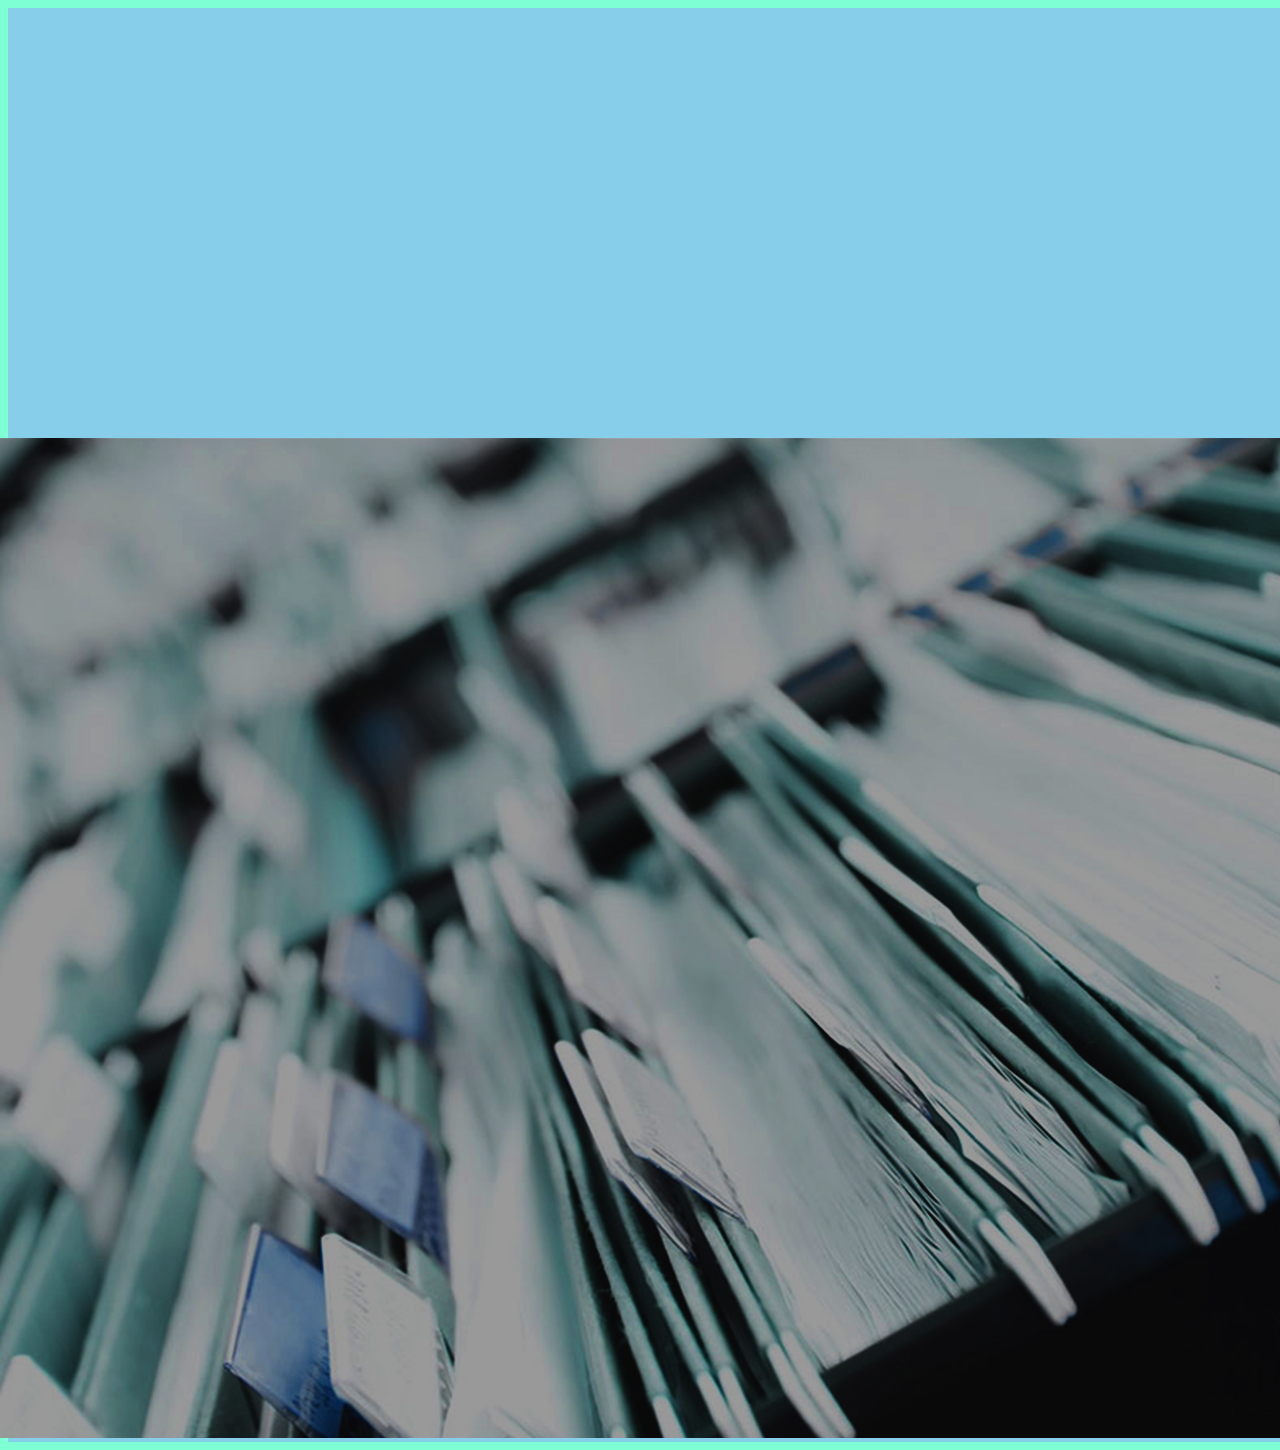
<file: bootstrap-p1-main/index.html>
<!doctype html>
<html lang="en">

<head>
    <!-- Required meta tags -->
    <meta charset="utf-8">
    <meta name="viewport" content="width=device-width, initial-scale=1">

    <!-- Bootstrap CSS -->
    <link href="https://cdn.jsdelivr.net/npm/bootstrap@5.0.0-beta3/dist/css/bootstrap.min.css" rel="stylesheet" integrity="sha384-eOJMYsd53ii+scO/bJGFsiCZc+5NDVN2yr8+0RDqr0Ql0h+rP48ckxlpbzKgwra6" crossorigin="anonymous">

    <title>Login</title>
</head>



<body style="width: 100%; height:100%; background-color: aquamarine;">

    <div class="container" style="display:flex;justify-content: center;align-items: center; background-color:skyblue">
        <div class="row bg-dark  ">
            <div class="col-4">
                <div class="row  m-5">
                    <h5 class="col-12 text-danger">shanghai music university</h5>
                </div>
                <div class="row justify-content-center d-flex align-items-center"> <img class="rounded-circle col-2 justify-content-center d-flex align-items-center" src="./librarylogo.jpg">
                    <h4 class="col-12 text-center text-danger ">proflie is here</h4>
                </div>
                <div class="row form-group m-5">
                    <div class="col-12"><input type="email" class="form-control  m-1" placeholder="Email"></div>
                    <div class="col-12"> <input type="password" class="form-control  m-1" placeholder="Password"></div>
                    <div class="col-12"><input type="text" class="form-control  m-1" placeholder="Vertification code"></div>
                </div>
                <div class="row m-5">
                    <div class="col"><button type="button" class="btn btn-primary col-12">Primary</button></div>
                    <div class="col"> <a href="#" class="link">forget password?</a></div>
                </div>
                <div class="row m-5"></div>

            </div>
            <div class="col-8"><img src="./bg.jpg" class="img-fluid col-12 w-100 h-100" alt="Responsive image"></div>

        </div>

    </div>

    <script src="https://cdn.jsdelivr.net/npm/bootstrap@5.0.0-beta3/dist/js/bootstrap.bundle.min.js" integrity="sha384-JEW9xMcG8R+pH31jmWH6WWP0WintQrMb4s7ZOdauHnUtxwoG2vI5DkLtS3qm9Ekf" crossorigin="anonymous"></script>

</body>

</html>
</file>
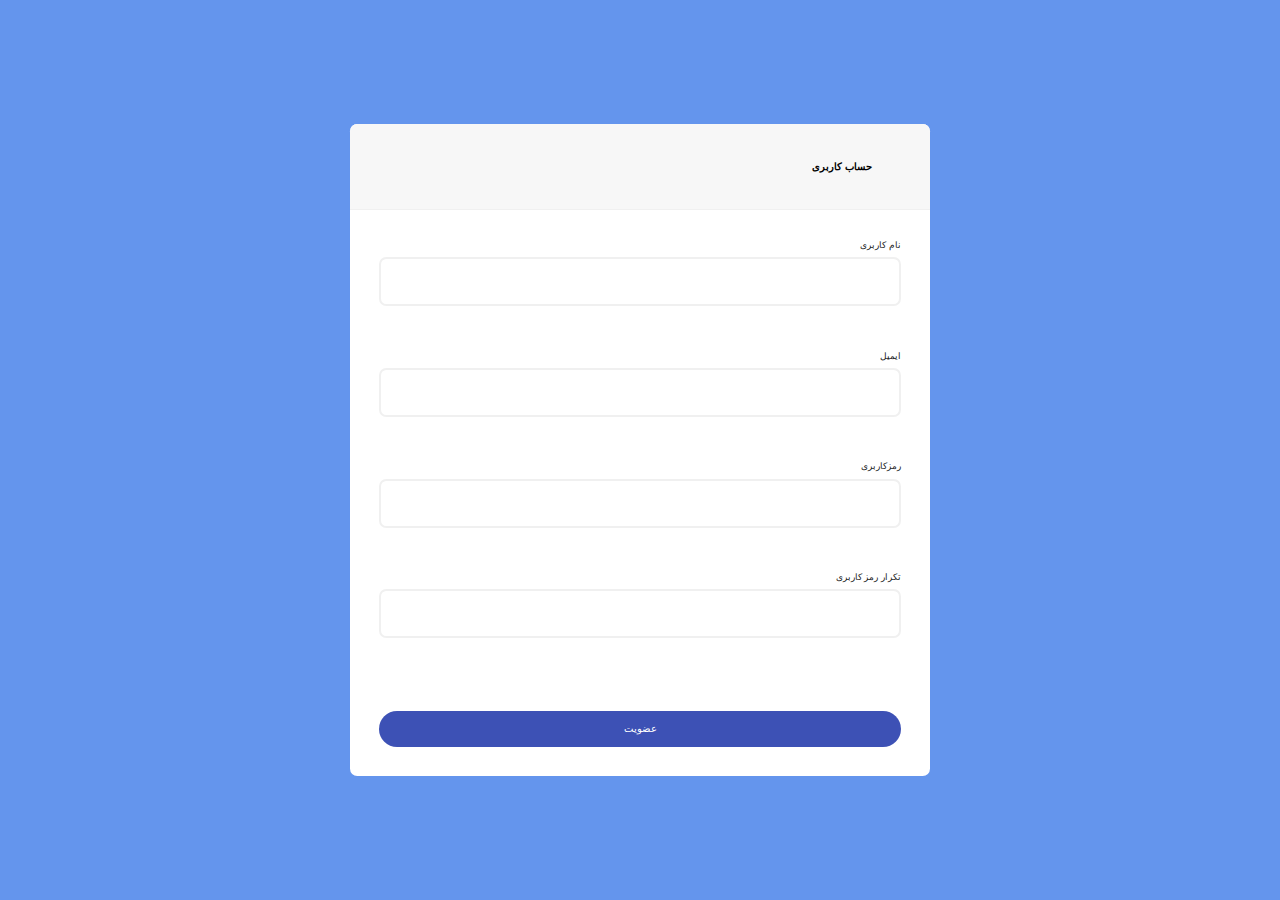
<file: form-validation-flex-main/index.html>
<!DOCTYPE html>
<html lang="en">

<head>
    <meta charset="UTF-8">
    <meta http-equiv="X-UA-Compatible" content="IE=edge">
    <meta name="viewport" content="width=device-width, initial-scale=1.0">
    <link rel="stylesheet" href="style.css">
    <title>Document</title>
</head>

<body>
    <div class="container">
        <div class="header">
            <h2>حساب کاربری</h2>
        </div>

        <form id="form">
            <div class="form-control">
                <label for="username">نام کاربری</label>
                <input type="text" id="username" name="username">
                <small></small>
            </div>
            <div class="form-control">
                <label for="email">ایمیل</label>
                <input type="email" id="email" name="email">
                <small></small>
            </div>
            <div class="form-control">
                <label for="password">رمزکاربری</label>
                <input type="password" id="password" name="password">
                <small></small>
            </div>
            <div class="form-control">
                <label for="verify">تکرار رمز کاربری</label>
                <input type="password" id="verify" name="verify">
                <small></small>
            </div>
            <button id="login">عضویت</button>
        </form>

    </div>



    <script src="main.js"></script>
</body>

</html>
</file>
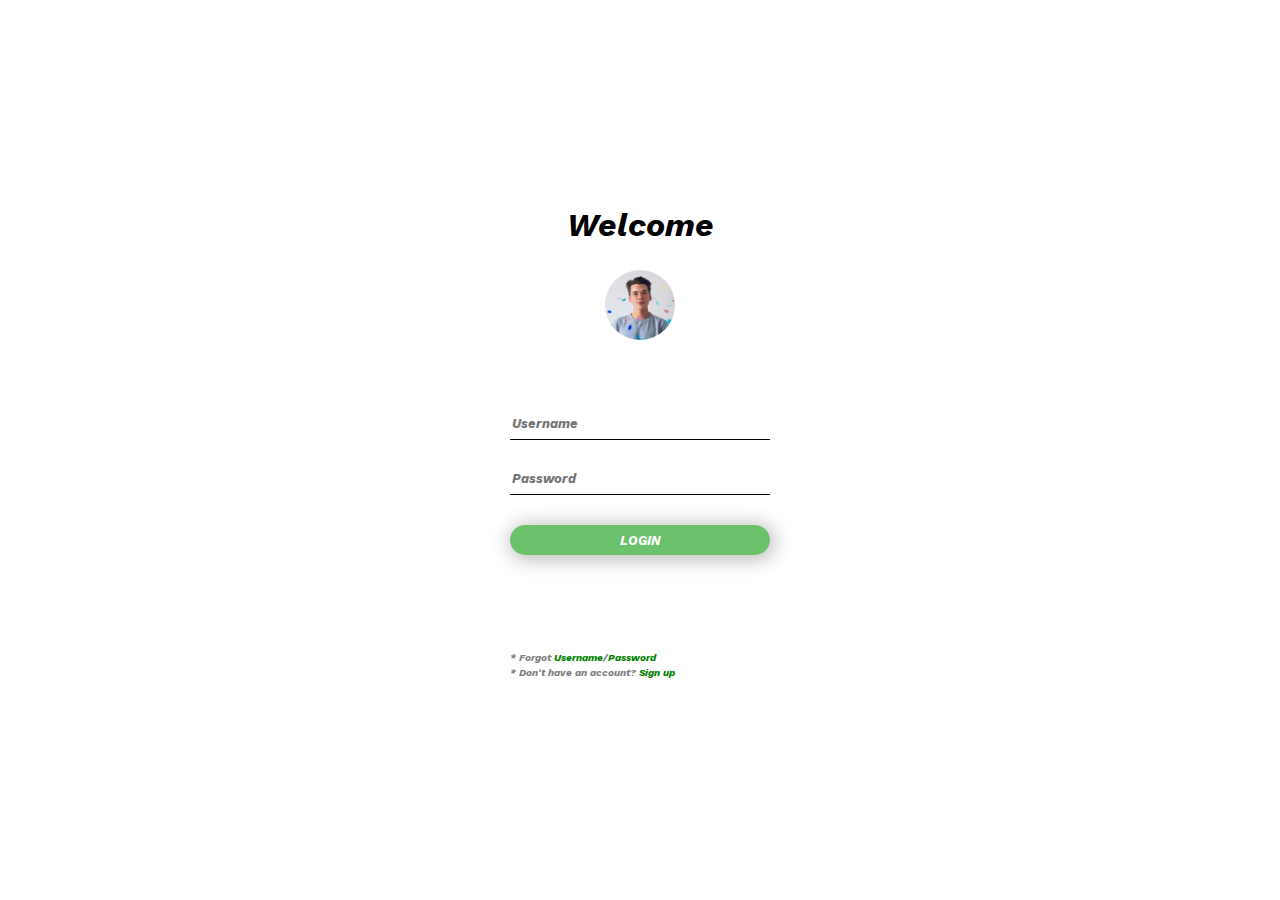
<file: style 1/index.html>
<!DOCTYPE html>
<html lang="en">

<head>
    <meta charset="UTF-8">
    <meta http-equiv="X-UA-Compatible" content="IE=edge">
    <meta name="viewport" content="width=device-width, initial-scale=1.0">
    <link href="css/style.css" rel="stylesheet">
    <title>Welcome</title>
</head>

<body>
    <div class="container">
        <div class="form">
            <div class="wel-div">
                <h1>Welcome</h1>
            </div>
            <div class="profile">
                <i class="avatar"> </i>
            </div>
            <div class="box">
                <input type="text" placeholder="Username">
                <input type="text" placeholder="Password">
                <button>LOGIN</button>
            </div>
            <div class="links">
                <p>* Forgot <span>Username</span>/<span>Password</span></p>
                <p>* Don't have an account? <span>Sign up</span></p>
            </div>
        </div>
    </div>
</body>

</html>
</file>
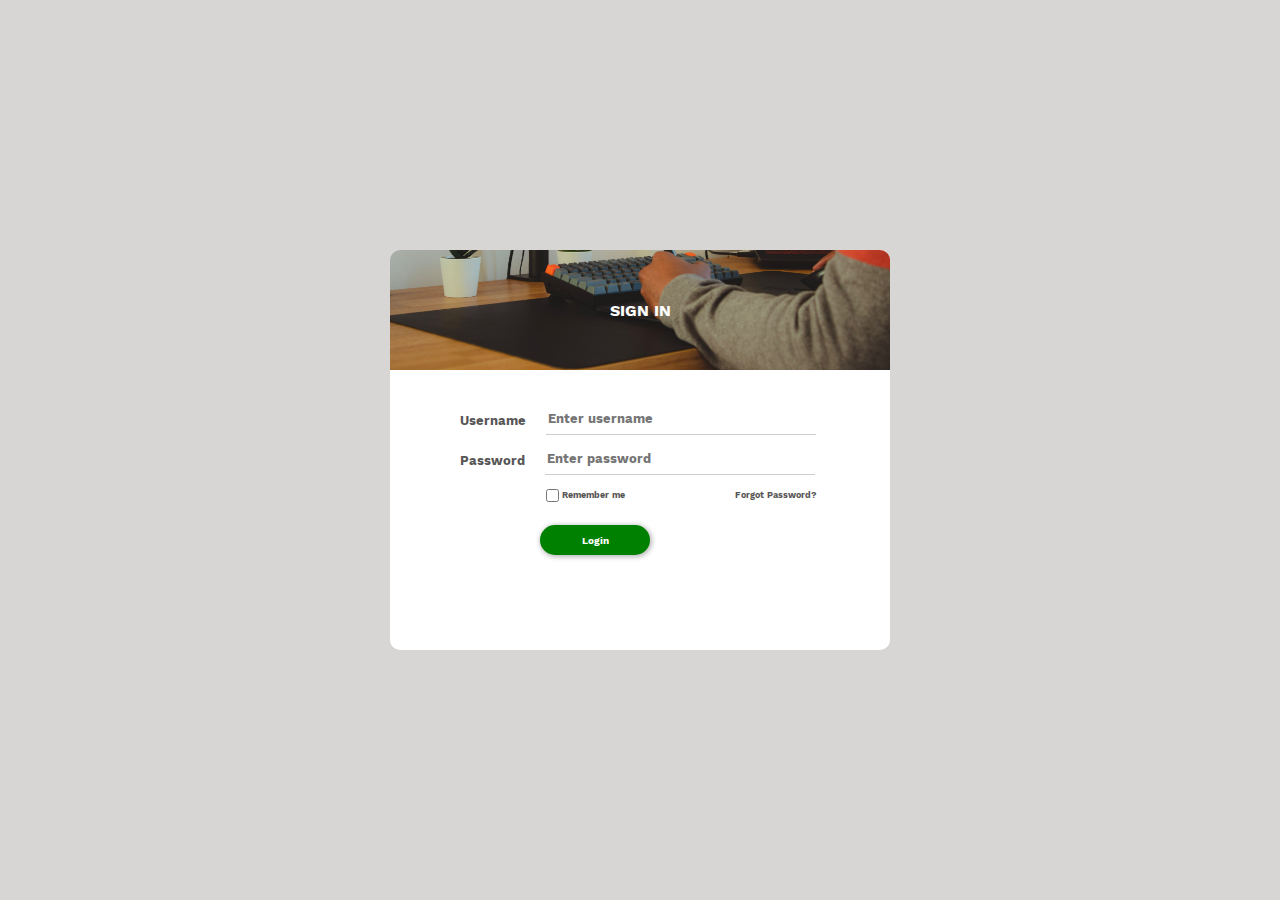
<file: style 2/index.html>
<!DOCTYPE html>
<html lang="en">

<head>
    <meta charset="UTF-8">
    <meta http-equiv="X-UA-Compatible" content="IE=edge">
    <meta name="viewport" content="width=device-width, initial-scale=1.0">
    <link href="css/style.css" rel="stylesheet">
    <title>sign in</title>
</head>

<body>
    <div class="container">
        <div class="form">
            <div class="background-image">
                <div class="image">
                    SIGN IN
                </div>

            </div>

            <div class="box">
                <label for="username">Username</label>
                <input type="text" placeholder="Enter username" id="username">
                <label for="password">Password</label>
                <input type="text" placeholder="Enter password" id="password">

            </div>
            <div class="links">
                <div class="remember-checkbox">
                    <input type="checkbox" id="remember">
                    <label for="remember">Remember me</label>
                </div>
                <div class="forgot-password"><span>Forgot Password?</span></div>
            </div>
            <div class="btn">
                <button>Login</button>
            </div>
        </div>
    </div>
</body>

</html>
</file>
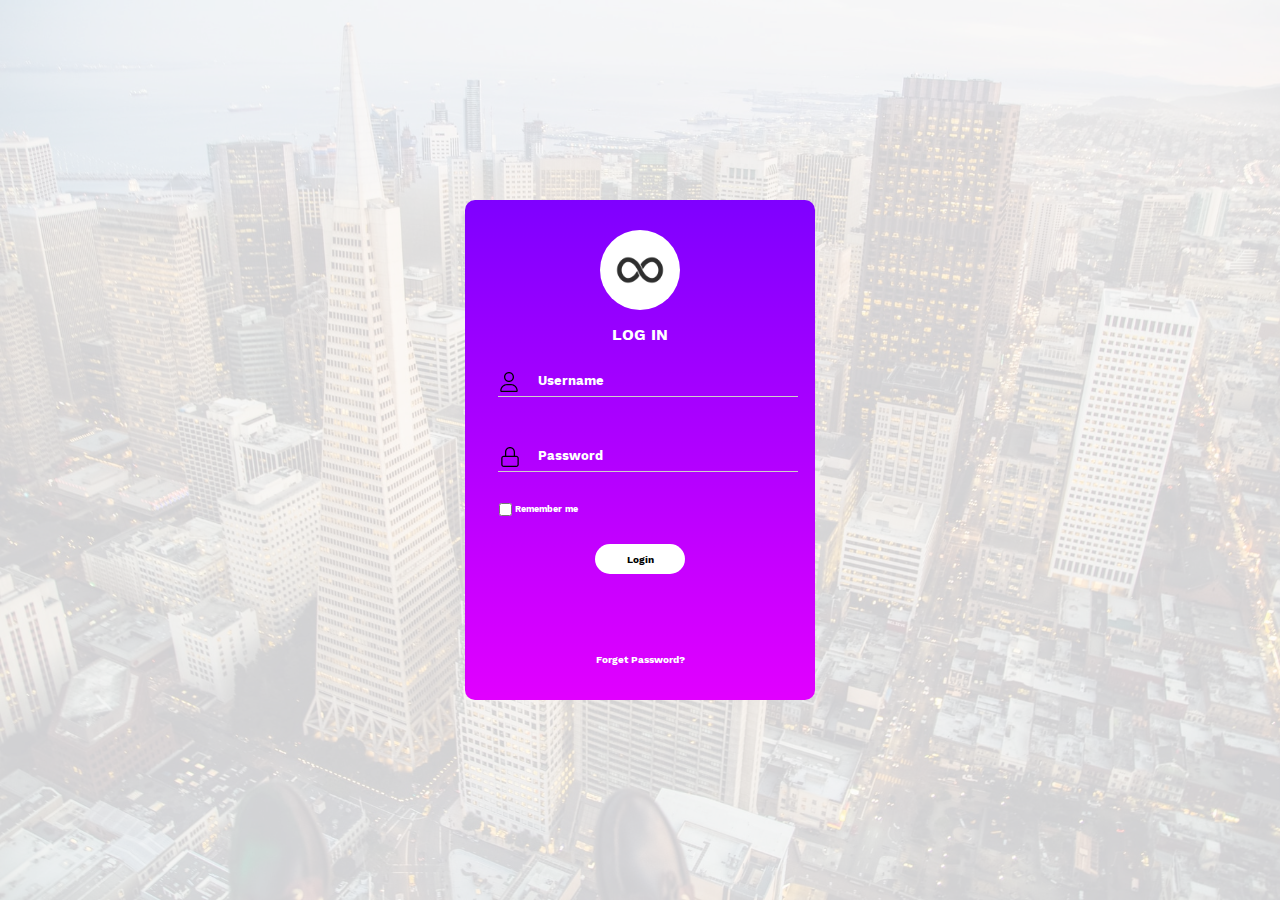
<file: style 3/index.html>
<!DOCTYPE html>
<html lang="en">

<head>
    <meta charset="UTF-8">
    <meta http-equiv="X-UA-Compatible" content="IE=edge">
    <meta name="viewport" content="width=device-width, initial-scale=1.0">
    <link href="css/style.css" rel="stylesheet">
    <title>log in</title>
</head>

<body>

    <div class="container">
        <div class="background-image">

        </div>
        <div class="form">
            <div class="logo-container">
                <div class="logo">

                    <i id="logo"></i>

                </div>
            </div>

            <div class="log">
                LOG IN
            </div>
            <div class="box">
                <div class="user">
                    <i id="username"></i>
                    <input type="text" placeholder="Username">
                </div>
                <div class="pass">
                    <i id="password"></i>
                    <input type="text" placeholder="Password">
                </div>


            </div>
            <div class="links">
                <div class="remember-checkbox">
                    <input type="checkbox" id="remember">
                    <label for="remember">Remember me</label>
                </div>

            </div>
            <div class="btn">
                <button>Login</button>
            </div>
            <div class="forgot-password">
                <span>Forget Password?</span>
            </div>


        </div>
    </div>
</body>

</html>
</file>
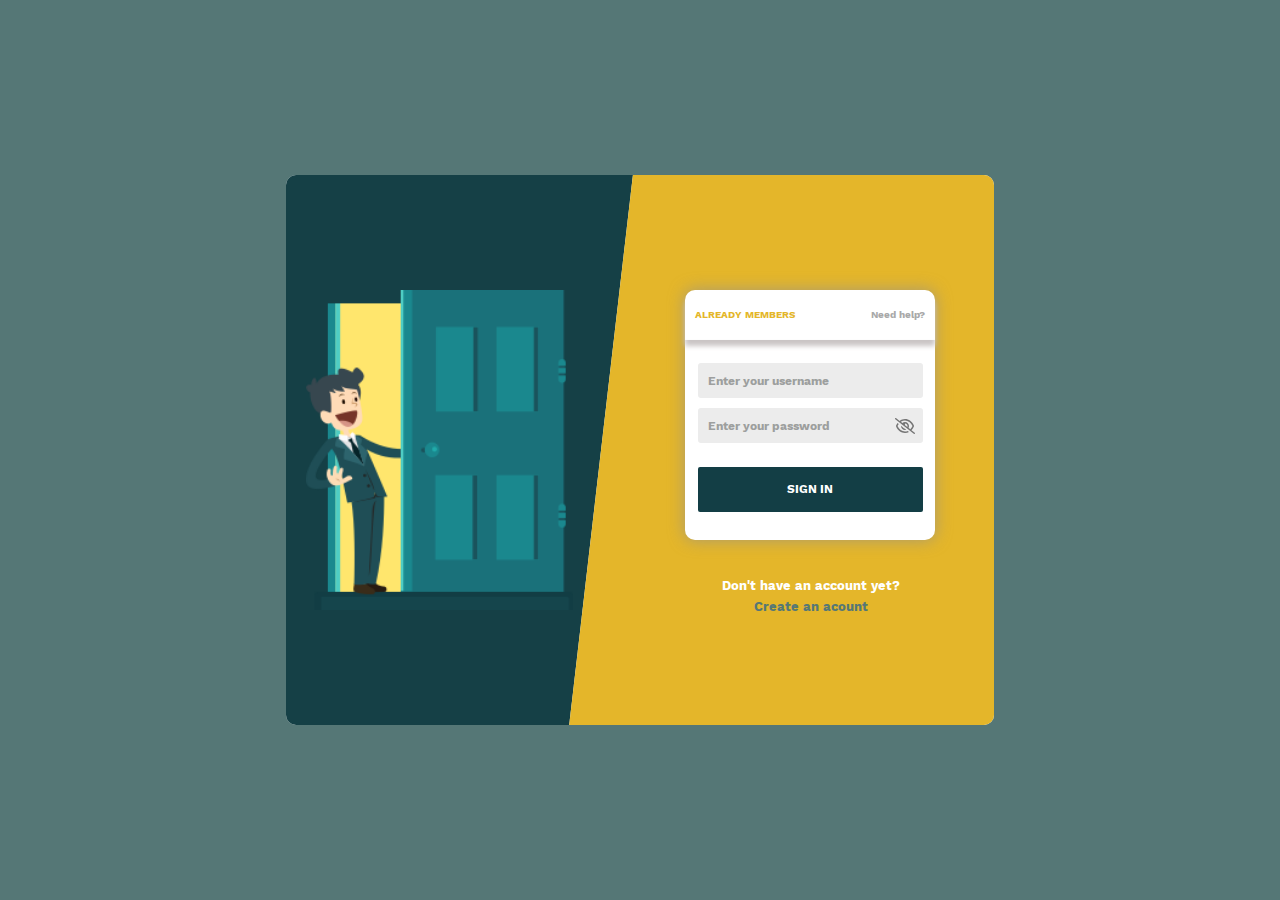
<file: style 4/index.html>
<!DOCTYPE html>
<html lang="en">

<head>
    <meta charset="UTF-8">
    <meta http-equiv="X-UA-Compatible" content="IE=edge">
    <meta name="viewport" content="width=], initial-scale=1.0">
    <link href="css/style.css" rel="stylesheet">
    <title>Membership</title>
</head>

<body>
    <div class="container">
        <div class="main">
            <div class="left">
                <div class="image"></div>
            </div>
            <div class="right">
                <div class="form">
                    <div class="top">
                        <span id="first">ALREADY MEMBERS</span>
                        <span id="last">Need help?</span>
                    </div>
                    <div class="inputs">
                        <input type="text" placeholder="Enter your username">


                        <input type="password" placeholder="Enter your password">
                        <i id="show-pass"></i>
                    </div>



                    <button>SIGN IN</button>

                </div>
                <div class="links">
                    <span class="first">Don't have an account yet?</span>
                    <span class="second">Create an acount</span>
                </div>
            </div>
        </div>

    </div>
</body>

</html>
</file>
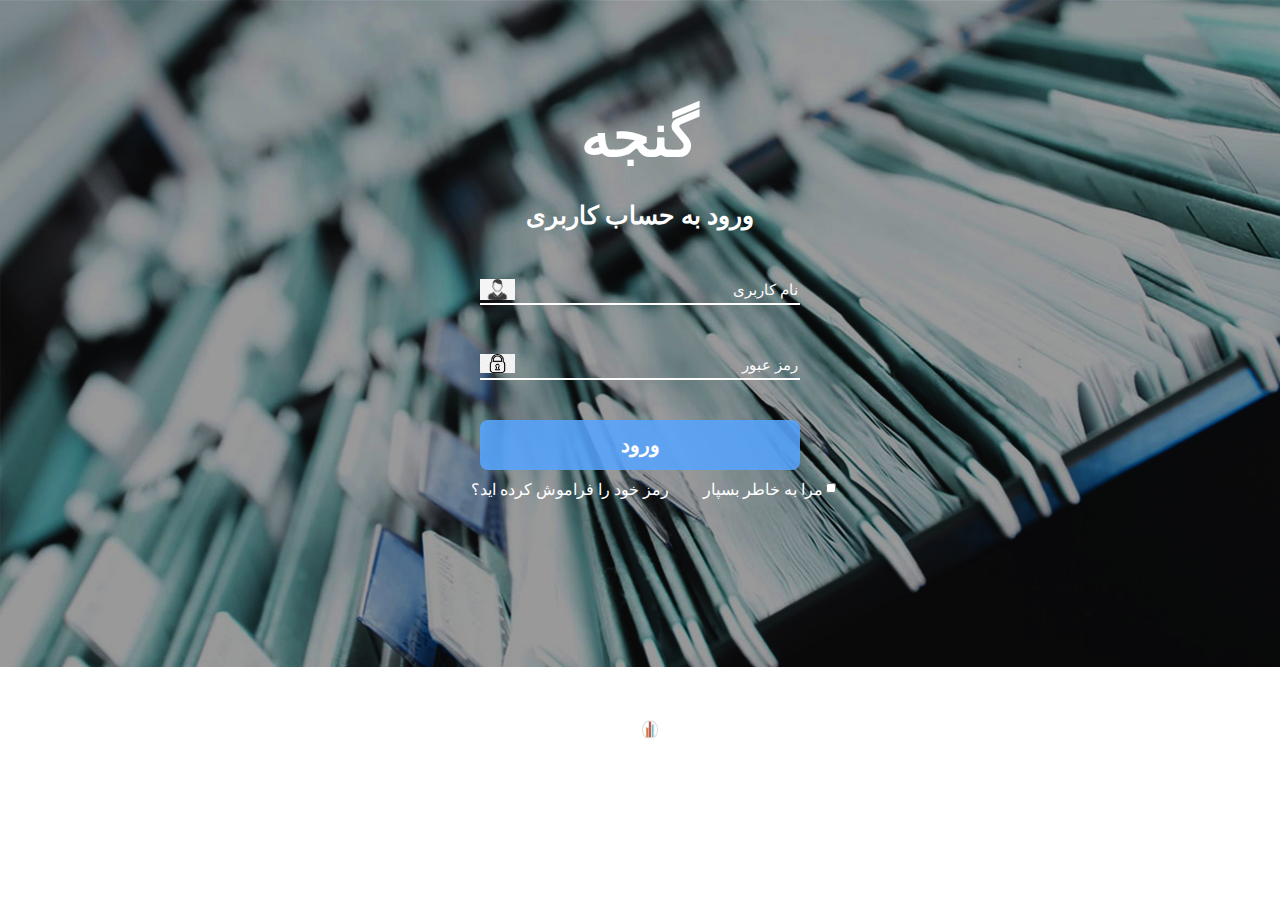
<file: Ganje-main/indextT2.html>
<!DOCTYPE html>
<html lang="en">

<head>
    <title></title>
    <meta charset="UTF-8">
    <meta name="viewport" content="width=device-width, initial-scale=1">
    <link href="css/styleT2.css" rel="stylesheet">
</head>

<body>
    <div class="form-group">
        <form>
            <h1>گنجه</h1>
            <h3>ورود به حساب کاربری</h3>
            <input type="text" id="username" placeholder="نام کاربری">

            <input type="text" id="password" placeholder="رمز عبور">

            <input type="submit" id="submit" value="ورود">
            <span><a href="#">رمز خود را فراموش کرده اید؟</a></span>
            <span><label for="remember">مرا به خاطر بسپار</label><input type="checkbox" id="remember"></span>
            <img src="css/librarylogo.jpg" id="books">
        </form>

    </div>
</body>

</html>
</file>
<file: form-validation-flex-main/style.css>
html,
body {
    width: 100%;
    height: 100%;
    margin: 0;
    padding: 0;
    background-color: rgb(255, 255, 255);
}

* {
    box-sizing: border-box;
    font-size: 90.5%;
}

button {
    margin-left: 6rem;
}

body {
    background-color: cornflowerblue;
    direction: rtl;
    display: flex;
    justify-content: center;
    align-items: center;
}

.container {
    width: 40rem;
    background-color: white;
    border-radius: 0.5rem;
    overflow: hidden;
}

.header {
    border-bottom: 1px solid #f0f0f0;
    background-color: #f7f7f7;
    padding: 2rem 4rem;
}

header h2 {
    margin: 0;
    color: #3f51b5;
}

form {
    padding: 2rem;
}

form button {
    width: 100%;
    background-color: #3d51b5;
    color: #fff;
    padding: 0.8rem 0;
    border-radius: 04rem;
    border: 0.1rem solid transparent;
    margin-top: 2rem;
    cursor: pointer;
    transition: all 0.3s;
}

form button:hover {
    background: transparent;
    border: 0.1rem solid #3f51b5;
    color: #333;
}

.form-control {
    margin-bottom: 1rem;
    padding-bottom: 2rem;
    position: relative;
}

.form-control label {
    display: inline-block;
    margin-bottom: 0.5rem;
    color: #212121;
}

.form-control input {
    width: 100%;
    direction: ltr;
    border: 0.2rem solid #f0f0f0;
    border-radius: 0.5rem;
    display: block;
    font-size: 1rem;
    padding: 1rem;
}

.form-control .success {}
</file>
<file: style 1/css/style.css>
@font-face {
    font-family: WorkSans;
    src: url(../../Work_Sans_font/static/WorkSans-BoldItalic.ttf);
}

html,
body {
    width: 100%;
    height: 100%;
    padding: 0;
    margin: 0;
}

* {
    box-sizing: border-box;
    font-family: WorkSans;
}

.container {
    width: 100%;
    height: 100%;
    display: flex;
    justify-content: center;
    align-items: center;
}

.form {
    width: 500px;
    height: 500px;
    display: flex;
    justify-content: center;
    flex-wrap: wrap;
    align-content: flex-start;
}

.wel-div {
    width: 100%;
    height: 10%;
    display: flex;
    justify-content: center;
    align-items: center;
}

.profile {
    width: 100%;
    height: 10%;
    display: flex;
    justify-content: center;
    align-items: center;
    margin: 30px;
}

.avatar {
    height: 70px;
    width: 70px;
    border-radius: 50%;
    background-image: url(./avatar.jpg);
    background-size: cover;
}

.box {
    width: 100%;
    height: 50%;
    display: flex;
    justify-content: center;
    align-items: center;
    align-content: center;
    flex-wrap: wrap;
}

input {
    width: 260px;
    margin: 15px;
    outline: none;
    border: none;
    border-bottom: 1px solid;
    padding-bottom: 8px;
}

button {
    width: 260px;
    height: 30px;
    background-color: rgba(33, 161, 33, 0.664);
    cursor: pointer;
    border-radius: 15px;
    margin: 15px;
    box-shadow: 2px 2px 20px 2px rgb(185, 183, 183);
    outline: none;
    color: white;
    border: none;
}

.links {
    width: 100%;
    display: flex;
    font-size: 10px;
    justify-content: center;
    align-items: center;
    align-items: center;
    flex-wrap: wrap;
    margin-top: 40px;
}

p {
    color: gray;
    width: 260px;
    margin: 2px;
}

span {
    color: green;
    cursor: pointer;
}
</file>
<file: style 2/css/style.css>
@font-face {
    font-family: WorkSans;
    src: url(../../Work_Sans_font/static/WorkSans-Bold.ttf);
}

html,
body {
    width: 100%;
    height: 100%;
    padding: 0;
    margin: 0;
    color: rgba(31, 30, 30, 0.767);
}

* {
    box-sizing: border-box;
    font-family: WorkSans;
}

.container {
    width: 100%;
    height: 100%;
    display: flex;
    justify-content: center;
    align-items: center;
    background-color: rgba(209, 206, 206, 0.849);
}

.form {
    width: 500px;
    height: 400px;
    display: flex;
    justify-content: center;
    flex-wrap: wrap;
    align-content: flex-start;
    background-color: white;
    border-radius: 10px;
}

.background-image {
    width: 100%;
    height: 120px;
    display: flex;
    justify-content: center;
    align-items: center;
}

.image {
    width: 100%;
    height: 100%;
    background-image: url(./background.jpg);
    background-size: cover;
    background-position: bottom;
    color: white;
    display: flex;
    justify-content: center;
    align-items: center;
    border-radius: 10px 10px 0 0;
}

.box {
    display: flex;
    justify-content: center;
    align-items: center;
    flex-wrap: wrap;
    padding-left: 50px;
    padding-right: 50px;
    margin-top: 30px;
}

.box label {
    font-size: 13px;
}

.box input::placeholder {
    font-size: 13px;
}

.box input {
    width: 270px;
    margin: 5px;
    outline: none;
    border: none;
    border-bottom: 1px solid rgb(207, 204, 204);
    padding-bottom: 8px;
    margin-top: 10px;
    margin-left: 20px;
}

.links {
    width: 100%;
    height: 30px;
    display: flex;
    justify-content: center;
    align-items: center;
    flex-wrap: wrap;
}

.links div {
    width: 50%;
    height: 100%;
    font-size: 9px;
    display: flex;
    justify-content: center;
    align-items: center;
    flex-wrap: wrap;
}

.links .remember-checkbox {
    display: flex;
    justify-content: flex-end;
    align-items: center;
    flex-wrap: wrap;
    padding-right: 15px;
}

.links .remember-checkbox label {
    cursor: pointer;
}

.links .remember-checkbox input {
    cursor: pointer;
}

.links .forgot-password {
    padding-left: 20px;
}

.links .forgot-password span {
    cursor: pointer;
}

.btn button {
    width: 110px;
    height: 30px;
    border-radius: 15px;
    box-shadow: 1px 1px 5px 1px rgb(185, 183, 183);
    outline: none;
    color: white;
    border: none;
    background-color: green;
    font-size: 10px;
    margin: 15px 90px 0 0;
    cursor: pointer;
}
</file>
<file: style 3/css/style.css>
@font-face {
    font-family: WorkSans;
    src: url(../../Work_Sans_font/static/WorkSans-Bold.ttf);
}

html,
body {
    width: 100%;
    height: 100%;
    padding: 0;
    margin: 0;
    color: white;
}

* {
    box-sizing: border-box;
    font-family: WorkSans;
}

.background-image {
    width: 100%;
    height: 100%;
    background-image: url(./backgroung.jpg);
    background-size: cover;
    opacity: 0.2;
    z-index: 1;
    position: absolute;
    z-index: -1;
    top: 0;
    bottom: 0;
    left: 0;
    right: 0;
}

.container {
    width: 100%;
    height: 100%;
    display: flex;
    justify-content: center;
    align-items: center;
    z-index: 2;
}

.form {
    width: 350px;
    height: 500px;
    display: flex;
    justify-content: center;
    flex-wrap: wrap;
    align-content: flex-start;
    background-image: linear-gradient(to bottom, #7F00FF, #E100FF);
    border-radius: 10px;
    opacity: 1;
}

.logo-container {
    width: 100%;
    height: 100px;
    display: flex;
    justify-content: center;
    align-items: center;
    margin-top: 20px;
}

.logo {
    width: 80px;
    height: 80px;
    border-radius: 50%;
    background-color: white;
    display: flex;
    justify-content: center;
    align-items: center;
}

#logo {
    background-image: url(./logo.png);
    background-size: contain;
    background-repeat: no-repeat;
    height: 50px;
    width: 50px;
    border-radius: 50%;
}

.log {
    width: 100%;
    display: flex;
    justify-content: center;
    align-items: center;
    margin-top: 5px;
}

.box input::placeholder {
    font-size: 13px;
    color: white;
}

.box div input {
    width: 300px;
    margin: 5px;
    outline: none;
    border: none;
    border-bottom: 1px solid rgb(207, 204, 204);
    padding-bottom: 8px;
    margin-top: 10px;
    margin-left: 20px;
    background-color: transparent;
    color: white;
    padding-left: 40px;
}

.box {
    width: 100%;
    height: 30%;
    display: flex;
    justify-content: center;
    align-items: center;
    flex-wrap: wrap;
}

.user {
    width: 100%;
    display: flex;
    justify-content: center;
    align-items: center;
    flex-wrap: wrap;
    position: relative;
}

.box .user #username {
    background-image: url(./user.svg);
    background-size: contain;
    background-repeat: no-repeat;
    width: 20px;
    height: 20px;
    position: absolute;
    left: 10%;
}

.pass {
    width: 100%;
    display: flex;
    justify-content: center;
    align-items: center;
    flex-wrap: wrap;
    position: relative;
}

.box .pass #password {
    background-image: url(./lock.svg);
    background-size: contain;
    background-repeat: no-repeat;
    width: 20px;
    height: 20px;
    position: absolute;
    left: 10%;
}

.links {
    width: 100%;
    height: 30px;
    display: flex;
    justify-content: center;
    align-items: center;
    flex-wrap: wrap;
}

.links .remember-checkbox {
    width: 100%;
    font-size: 9px;
    display: flex;
    justify-content: flex-start;
    align-items: center;
    flex-wrap: wrap;
    padding-left: 30px;
}

.links .remember-checkbox label {
    cursor: pointer;
}

.links .remember-checkbox input {
    cursor: pointer;
}

.forgot-password {
    width: 100%;
    display: flex;
    justify-content: center;
    align-items: center;
    flex-wrap: wrap;
    margin-top: 80px;
    font-size: 10px;
}

.forgot-password span {
    cursor: pointer;
}

.btn {
    width: 100%;
    display: flex;
    justify-content: center;
    align-items: center;
    flex-wrap: wrap;
}

.btn button {
    width: 90px;
    height: 30px;
    border-radius: 15px;
    outline: none;
    color: black;
    border: none;
    background-color: white;
    font-size: 10px;
    cursor: pointer;
    margin-top: 20px;
}
</file>
<file: style 4/css/style.css>
@font-face {
    font-family: WorkSans;
    src: url(../../Work_Sans_font/static/WorkSans-Bold.ttf);
}

html,
body {
    width: 100%;
    height: 100%;
    padding: 0;
    margin: 0;
}

* {
    box-sizing: border-box;
    font-family: WorkSans;
}

.container {
    width: 100%;
    height: 100%;
    display: flex;
    justify-content: center;
    align-items: center;
    background-color: #557776;
}

.main {
    width: 708px;
    height: 550px;
    background-color: #fff;
    position: relative;
    border-radius: 10px;
}

.left {
    height: 100%;
    width: 100%;
    background-color: #154046;
    -webkit-clip-path: polygon(0 0, 49% 0, 40% 100%, 0% 100%);
    clip-path: polygon(0 0, 49% 0, 40% 100%, 0% 100%);
    position: absolute;
    top: 0%;
    left: 0%;
    border-radius: 10px;
    display: flex;
    justify-content: center;
    align-items: center;
}

.right {
    height: 100%;
    width: 100%;
    background-color: #e4b62a;
    -webkit-clip-path: polygon(100% 0, 49% 0, 40% 100%, 100% 100%);
    clip-path: polygon(100% 0, 49% 0, 40% 100%, 100% 100%);
    position: absolute;
    top: 0%;
    left: 0%;
    border-radius: 10px;
    display: flex;
    justify-content: center;
    align-items: center;
    flex-wrap: wrap;
}

.left .image {
    background-image: url(./illustration.png);
    background-size: contain;
    background-repeat: no-repeat;
    height: 320px;
    width: 300px;
    position: absolute;
    left: 20px;
}

.right .form {
    width: 250px;
    height: 250px;
    display: flex;
    justify-content: center;
    align-items: flex-start;
    flex-wrap: wrap;
    background-color: #fff;
    position: relative;
    left: 170px;
    top: -35px;
    border-radius: 10px;
    box-shadow: 0px 0px 15px 1px rgba(145, 143, 143, 0.637);
}

.top {
    width: 100%;
    height: 50px;
    display: flex;
    justify-content: space-between;
    align-items: center;
    border-radius: 10px 10px 0 0;
    border-bottom: 1px solid rgb(253, 253, 253);
    box-shadow: 0px 6px 5px #cac5c5;
}

.top span {
    font-size: 10px;
    margin: 10px;
}

.top #first {
    color: #e4b62a;
}

.top #last {
    color: #a9a9a9;
    cursor: pointer;
}

.inputs {
    width: 100%;
    height: 70px;
    display: flex;
    justify-content: center;
    align-items: center;
    align-content: center;
    flex-wrap: wrap;
    position: relative;
}

input {
    width: 90%;
    height: 35px;
    margin: 5px;
    outline: none;
    background-color: #ececec;
    border: none;
    padding-left: 10px;
    color: #133e45;
    border-radius: 3px;
}

input:focus {
    border: 1px solid rgb(170, 170, 170);
    background-color: white;
}

input::placeholder {
    font-size: 12px;
    color: #9d9f9e;
}

button {
    width: 90%;
    height: 45px;
    background-color: #133e45;
    color: white;
    cursor: pointer;
    outline: none;
    border-radius: 2px;
    border: none;
    font-size: 12px
}

.inputs i {
    background-image: url(./eye-slash.svg);
    background-size: contain;
    background-repeat: no-repeat;
    width: 20px;
    height: 20px;
    position: absolute;
    top: 50px;
    left: 210px;
    cursor: pointer;
    opacity: 0.5;
}

.links {
    width: 350px;
    height: 150px;
    display: flex;
    justify-content: column;
    align-items: center;
    flex-direction: column;
    flex-wrap: wrap;
    position: absolute;
    left: 350px;
    top: 400px;
    font-size: 13px;
}

.links span {
    cursor: pointer;
}

.links .first {
    color: white;
    margin: 3px;
}

.links .second {
    color: #557776;
    margin: 3px;
}
</file>
<file: Ganje-main/css/styleT2.css>
body {
    background-image: url("./bg.jpg");
    background-size: cover;
    background-repeat: no-repeat;
}

* {
    box-sizing: border-box;
    color: white;
}

a {
    text-decoration: none;
}

.form-group {
    text-align: center;
    align-items: center;
    margin-top: 100px;
}

h1 {
    margin: 30px;
    font-size: 60px;
}

h3 {
    margin: 20px;
    font-size: 25px;
}

input {
    display: inline-block;
    height: 30px;
    width: 320px;
    display: block;
    margin: 0 auto;
    margin-top: 45px;
    padding: auto;
    border: none;
    text-align: right;
    border-bottom: solid 2px;
    background: transparent;
    font-size: 15px;
    outline: none;
}

input::-webkit-input-placeholder {
    /* Chrome/Opera/Safari */
    color: rgb(253, 253, 253);
    font-size: 15px
}

span {
    margin-left: 30px;
    margin-top: 10px;
    display: inline-flex;
}

#submit {
    background-color: rgba(86, 164, 253, 0.877);
    border-radius: 8px;
    height: 50px;
    width: 320px;
    font-size: 20px;
    font-weight: bold;
    margin-top: 40px;
    text-align: center;
    border: none;
}

#remember {
    margin: 3px;
    height: 10px;
    width: 10px;
}

#username {
    background: url("./profilelogo.png") no-repeat scroll 0 center;
    background-size: 35px;
}

#password {
    background: url("./passwordlogo.png") no-repeat scroll 0 center;
    background-size: 35px;
}

#books {
    width: 20px;
    height: 20px;
    position: absolute;
    top: 80%;
    left: 50%;
}
</file>
